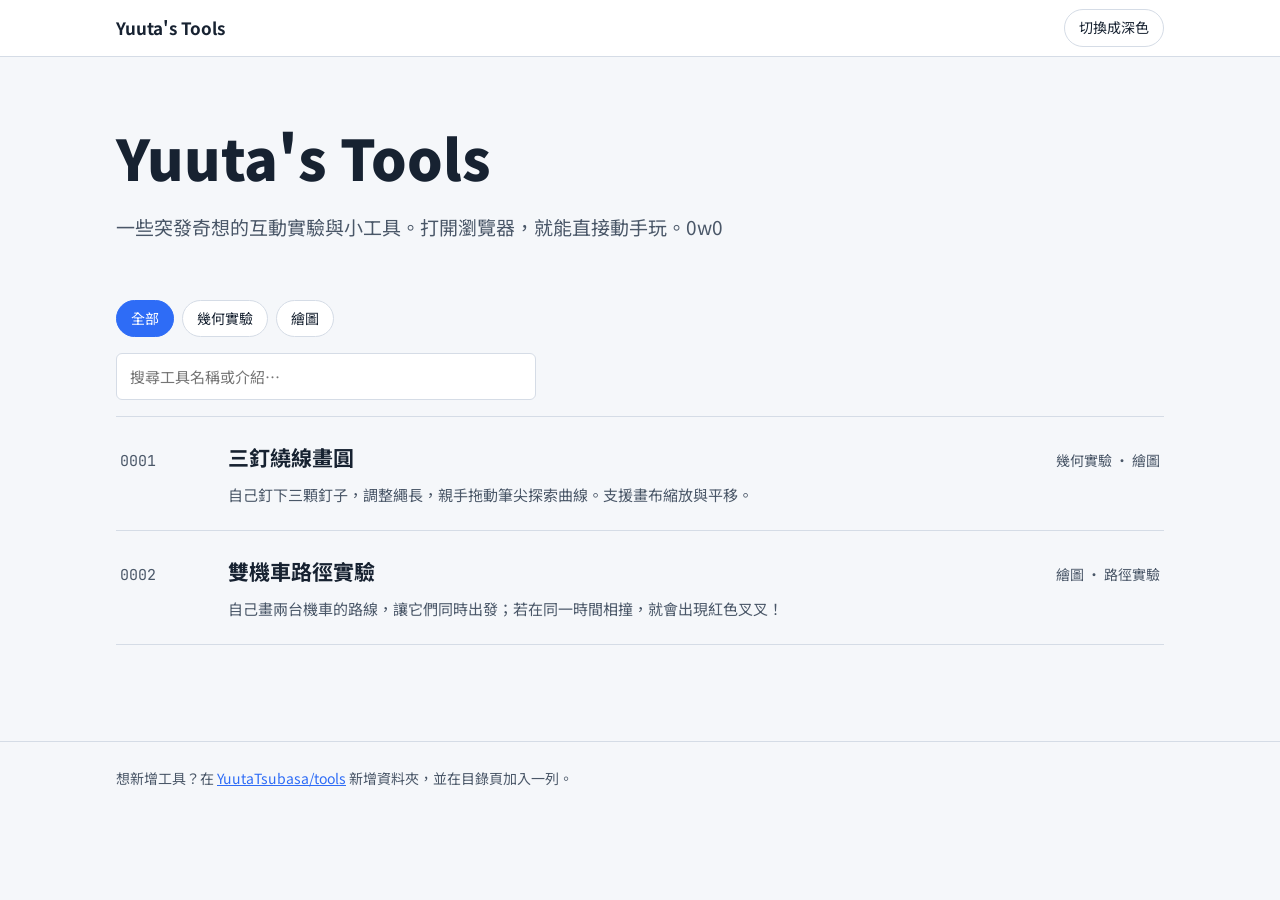
<file: index.html>
<!doctype html><html lang="zh-Hant-TW"><head><meta charset="utf-8"><meta name="viewport" content="width=device-width,initial-scale=1"><title>Yuuta's Tools — 互動工具集</title><meta name="description" content="悠太翼的互動工具與小實驗。"><link rel="preconnect" href="https://fonts.googleapis.com"><link rel="preconnect" href="https://fonts.gstatic.com" crossorigin><link href="https://fonts.googleapis.com/css2?family=Noto+Sans+TC:wght@400;500;700;900&family=JetBrains+Mono:wght@400;600&display=swap" rel="stylesheet"><link rel="stylesheet" href="assets/style.css"><script src="assets/theme.js"></script><style>.hero{padding:64px 0 24px}.hero p{font-size:19px;color:var(--ink-soft);max-width:640px;margin:0}.filters{display:flex;gap:8px;flex-wrap:wrap;margin:32px 0 16px}.search{width:100%;max-width:420px;padding:9px 13px;background:var(--panel);color:var(--ink);border:1px solid var(--line);border-radius:6px;font:inherit;font-size:15px}.tools{list-style:none;margin:16px 0 0;padding:0;border-top:1px solid var(--line)}.tools li{border-bottom:1px solid var(--line)}.tools li[hidden],#empty[hidden]{display:none}.tools a{display:grid;grid-template-columns:88px 1fr auto;gap:4px 20px;align-items:baseline;padding:22px 4px;color:var(--ink);text-decoration:none}.tools a:hover .title{color:var(--wire)}.id{font-family:"JetBrains Mono",monospace;color:var(--ink-soft);font-size:15px}.title{font-size:21px;font-weight:700}.category{font-size:14px;color:var(--ink-soft)}.desc{grid-column:2/4;color:var(--ink-soft);font-size:15px}#empty{color:var(--ink-soft)}@media(max-width:600px){.tools a{grid-template-columns:1fr}.desc{grid-column:auto}.hero{padding-top:42px}}</style></head><body><header class="site-bar"><div class="wrap"><a class="home" href="./">Yuuta's Tools</a><button class="theme-btn" type="button">切換主題</button></div></header><main class="wrap"><section class="hero"><h1>Yuuta's Tools</h1><p>一些突發奇想的互動實驗與小工具。打開瀏覽器，就能直接動手玩。0w0</p></section><div class="filters" role="group" aria-label="工具分類"><button class="btn" data-filter="all" aria-pressed="true">全部</button><button class="btn" data-filter="geometry" aria-pressed="false">幾何實驗</button><button class="btn" data-filter="drawing" aria-pressed="false">繪圖</button></div><input class="search" id="search" type="search" placeholder="搜尋工具名稱或介紹…" aria-label="搜尋工具"><ul class="tools"><li data-tags="geometry drawing"><a href="three-pins-circle/"><span class="id">0001</span><span class="title">三釘繞線畫圓</span><span class="category">幾何實驗 · 繪圖</span><span class="desc">自己釘下三顆釘子，調整繩長，親手拖動筆尖探索曲線。支援畫布縮放與平移。</span></a></li><li data-tags="drawing"><a href="two-scooters/"><span class="id">0002</span><span class="title">雙機車路徑實驗</span><span class="category">繪圖 · 路徑實驗</span><span class="desc">自己畫兩台機車的路線，讓它們同時出發；若在同一時間相撞，就會出現紅色叉叉！</span></a></li></ul><p id="empty" hidden>找不到符合的工具。</p></main><footer class="site-foot"><div class="wrap">想新增工具？在 <a href="https://github.com/YuutaTsubasa/tools">YuutaTsubasa/tools</a> 新增資料夾，並在目錄頁加入一列。</div></footer><script>(()=>{const bs=[...document.querySelectorAll("[data-filter]")],items=[...document.querySelectorAll(".tools li")],search=document.querySelector("#search"),empty=document.querySelector("#empty");let f="all";function apply(){let count=0;for(const li of items){li.hidden=!(f==="all"||li.dataset.tags.split(" ").includes(f))||!li.textContent.toLowerCase().includes(search.value.trim().toLowerCase());if(!li.hidden)count++}empty.hidden=count!==0}bs.forEach(b=>b.onclick=()=>{f=b.dataset.filter;bs.forEach(x=>x.setAttribute("aria-pressed",String(x===b)));apply()});search.oninput=apply;apply()})()</script></body></html>
</file>
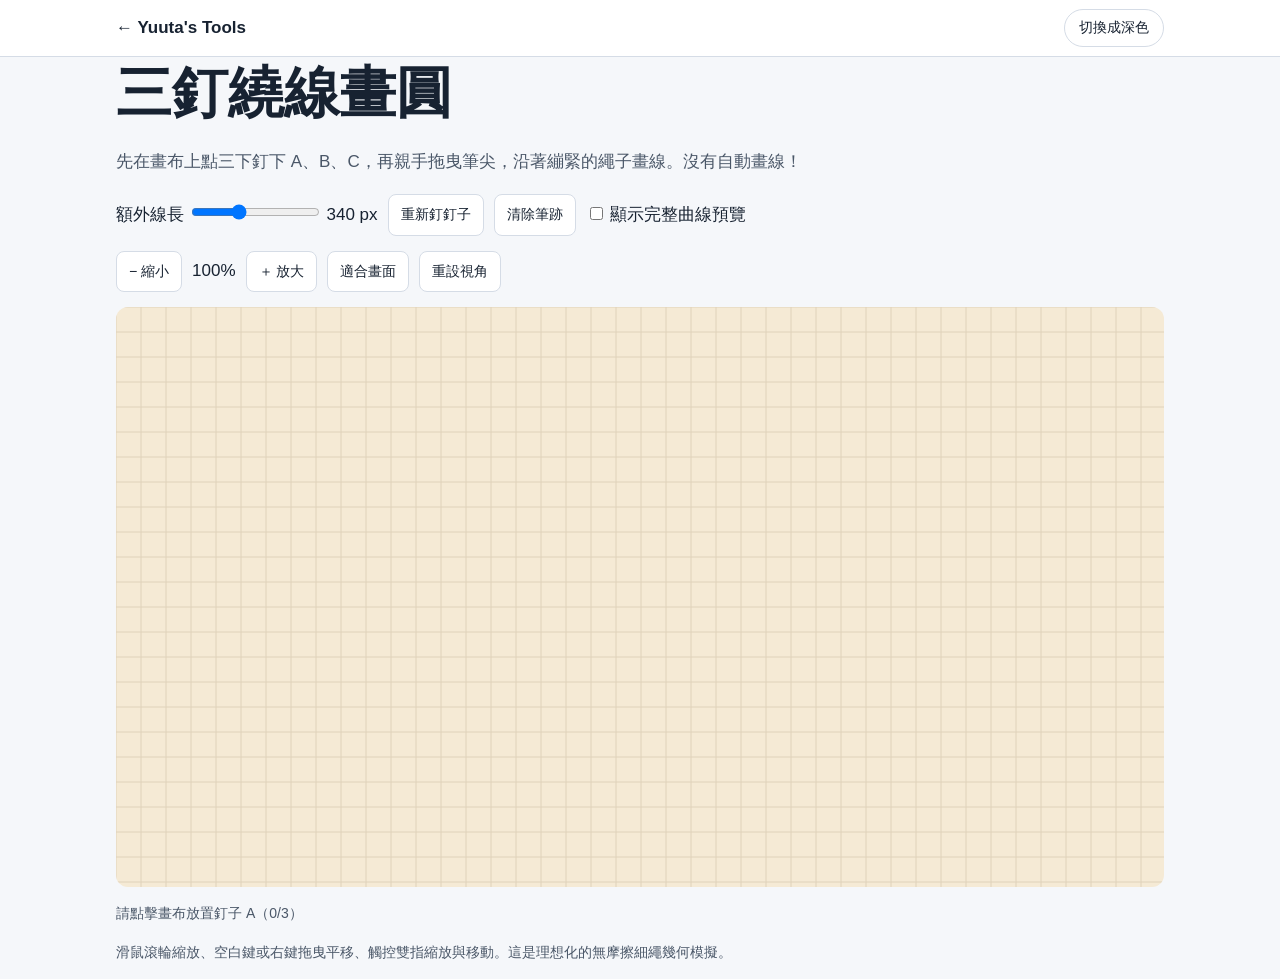
<file: three-pins-circle/index.html>
<!doctype html><html lang="zh-Hant-TW"><head><meta charset="utf-8"><meta name="viewport" content="width=device-width,initial-scale=1"><title>三釘繞線畫圓 — Yuuta's Tools</title><link rel="stylesheet" href="../assets/style.css"><script src="../assets/theme.js"></script><style>main{padding-top:32px}p{color:var(--ink-soft)}.controls{display:flex;align-items:center;flex-wrap:wrap;gap:10px;margin:15px 0}.controls button{font:inherit;font-size:14px;border:1px solid var(--line);background:var(--panel);color:var(--ink);border-radius:8px;padding:7px 12px;cursor:pointer}canvas{display:block;width:100%;height:580px;background:#f5ead5;border-radius:12px;touch-action:none;cursor:crosshair}.stats{font-size:14px;color:var(--ink-soft)}@media(max-width:600px){canvas{height:430px}}</style></head><body><header class="site-bar"><div class="wrap"><a class="home" href="../">← Yuuta's Tools</a><button class="theme-btn">切換主題</button></div></header><main class="wrap"><h1>三釘繞線畫圓</h1><p>先在畫布上點三下釘下 A、B、C，再親手拖曳筆尖，沿著繃緊的繩子畫線。沒有自動畫線！</p><div class="controls"><label>額外線長 <input id="length" type="range" min="30" max="900" value="340" step="5"> <output id="len">340</output> px</label><button id="reset">重新釘釘子</button><button id="clear">清除筆跡</button><label><input type="checkbox" id="guide"> 顯示完整曲線預覽</label></div><div class="controls"><button id="minus">− 縮小</button><span id="zoomText">100%</span><button id="plus">＋ 放大</button><button id="fit">適合畫面</button><button id="view">重設視角</button></div><canvas id="board"></canvas><p class="stats" id="status">請點擊畫布放置釘子 A（0/3）</p><p class="stats">滑鼠滾輪縮放、空白鍵或右鍵拖曳平移、觸控雙指縮放與移動。這是理想化的無摩擦細繩幾何模擬。</p></main><script>
const $=s=>document.querySelector(s),c=$("#board"),g=c.getContext("2d");let W=800,H=580,dpr=1,z=1,px=0,py=0,pins=[],strokes=[],active=null,angle=-1.5,drag=null,panStart=null;const fingers=new Map();let gesture=null;
const cross=(a,b,c)=>(b.x-a.x)*(c.y-a.y)-(b.y-a.y)*(c.x-a.x);
function hull(a){if(a.length<3)return a.slice();const p=[...a].sort((x,y)=>x.x-y.x||x.y-y.y),lo=[],hi=[];for(const v of p){while(lo.length>1&&cross(lo.at(-2),lo.at(-1),v)<=0)lo.pop();lo.push(v)}for(const v of [...p].reverse()){while(hi.length>1&&cross(hi.at(-2),hi.at(-1),v)<=0)hi.pop();hi.push(v)}return lo.slice(0,-1).concat(hi.slice(0,-1))}
const per=a=>a.length<2?0:a.reduce((s,p,i)=>s+Math.hypot(p.x-a[(i+1)%a.length].x,p.y-a[(i+1)%a.length].y),0);
const ctr=a=>({x:a.reduce((s,p)=>s+p.x,0)/a.length,y:a.reduce((s,p)=>s+p.y,0)/a.length});
function curve(t){const o=ctr(pins),dx=Math.cos(t),dy=Math.sin(t),L=per(hull(pins))+(+$("#length").value);let low=0,high=1;const pt=r=>({x:o.x+dx*r,y:o.y+dy*r});while(per(hull([...pins,pt(high)]))<L&&high<1e7)high*=2;for(let i=0;i<32;i++){const mid=(low+high)/2;if(per(hull([...pins,pt(mid)]))<L)low=mid;else high=mid}return pt((low+high)/2)}
function draw(){g.setTransform(dpr,0,0,dpr,0,0);g.clearRect(0,0,W,H);g.setTransform(dpr*z,0,0,dpr*z,dpr*px,dpr*py);const left=-px/z,top=-py/z,right=(W-px)/z,bottom=(H-py)/z;g.lineWidth=1/z;g.strokeStyle="#dfd2ba";g.beginPath();for(let x=Math.floor(left/25)*25;x<right;x+=25){g.moveTo(x,top);g.lineTo(x,bottom)}for(let y=Math.floor(top/25)*25;y<bottom;y+=25){g.moveTo(left,y);g.lineTo(right,y)}g.stroke();
if(pins.length===3){const pen=curve(angle),rope=hull([...pins,pen]);g.beginPath();rope.forEach((p,i)=>i?g.lineTo(p.x,p.y):g.moveTo(p.x,p.y));g.closePath();g.setLineDash([7/z,5/z]);g.strokeStyle="#587994";g.lineWidth=2/z;g.stroke();g.setLineDash([]);if($("#guide").checked){g.beginPath();for(let i=0;i<=240;i++){const p=curve(i*Math.PI/120);i?g.lineTo(p.x,p.y):g.moveTo(p.x,p.y)}g.closePath();g.strokeStyle="#37a5ac88";g.lineWidth=2/z;g.stroke()}g.strokeStyle="#ef7c37";g.lineWidth=3/z;g.lineCap="round";for(const s of strokes){if(s.length<2)continue;g.beginPath();s.forEach((p,i)=>i?g.lineTo(p.x,p.y):g.moveTo(p.x,p.y));g.stroke()}g.beginPath();g.arc(pen.x,pen.y,9/z,0,Math.PI*2);g.fillStyle="#ee7834";g.fill();g.strokeStyle="#fff";g.lineWidth=2/z;g.stroke()}
pins.forEach((p,i)=>{g.beginPath();g.arc(p.x,p.y,8/z,0,Math.PI*2);g.fillStyle="#223449";g.fill();g.fillStyle="#25374b";g.font=`bold ${15/z}px sans-serif`;g.fillText("ABC"[i],p.x+12/z,p.y-10/z)});$("#status").textContent=pins.length<3?`請點擊畫布放置釘子 ${"ABC"[pins.length]}（${pins.length}/3）`:`三顆釘子已固定 · 繩長 ${(per(hull(pins))+(+$("#length").value)).toFixed(1)} px · 拖曳畫筆開始畫線`;$("#zoomText").textContent=Math.round(z*100)+"%";$("#len").textContent=$("#length").value}
function resize(){const r=c.getBoundingClientRect();W=r.width;H=r.height;dpr=devicePixelRatio||1;c.width=Math.round(W*dpr);c.height=Math.round(H*dpr);draw()}addEventListener("resize",resize);
function scr(e){const r=c.getBoundingClientRect();return{x:e.clientX-r.left,y:e.clientY-r.top}}function world(p){return{x:(p.x-px)/z,y:(p.y-py)/z}}
function zoom(v,p={x:W/2,y:H/2}){const n=Math.max(.05,Math.min(12,v));px=p.x-(p.x-px)*n/z;py=p.y-(p.y-py)*n/z;z=n;draw()}
function fit(){if(pins.length!==3){z=1;px=py=0;draw();return}const a=Array.from({length:180},(_,i)=>curve(i*Math.PI/90)),xs=a.map(p=>p.x),ys=a.map(p=>p.y),x0=Math.min(...xs),x1=Math.max(...xs),y0=Math.min(...ys),y1=Math.max(...ys);z=Math.max(.05,Math.min(12,Math.min(W/(x1-x0+90),H/(y1-y0+90))));px=W/2-(x0+x1)*z/2;py=H/2-(y0+y1)*z/2;draw()}
function addStroke(t){if(!active)return;const prev=active.angle;if(prev==null){active.points.push(curve(t))}else{const delta=Math.atan2(Math.sin(t-prev),Math.cos(t-prev));for(let i=1,n=Math.max(1,Math.ceil(Math.abs(delta)/.025));i<=n;i++)active.points.push(curve(prev+delta*i/n))}angle=t;active.angle=t;draw()}
let space=false;addEventListener("keydown",e=>{if(e.code==="Space"&&!["INPUT","BUTTON"].includes(document.activeElement.tagName)){space=true;e.preventDefault()}});addEventListener("keyup",e=>{if(e.code==="Space")space=false});c.oncontextmenu=e=>e.preventDefault();
c.onpointerdown=e=>{const s=scr(e);fingers.set(e.pointerId,s);c.setPointerCapture(e.pointerId);if(fingers.size===2){drag=null;active=null;const [a,b]=[...fingers.values()];gesture={dist:Math.hypot(a.x-b.x,a.y-b.y),z,px,py,mx:(a.x+b.x)/2,my:(a.y+b.y)/2};return}if(space||e.button===2){drag="pan";panStart={s,px,py};return}const p=world(s);if(pins.length<3){pins.push(p);drag="placed";draw();return}drag="pen";active={points:[],angle:null};strokes.push(active.points);const o=ctr(pins);addStroke(Math.atan2(p.y-o.y,p.x-o.x))};
c.onpointermove=e=>{if(!fingers.has(e.pointerId))return;const s=scr(e);fingers.set(e.pointerId,s);if(fingers.size===2&&gesture){const [a,b]=[...fingers.values()],dist=Math.hypot(a.x-b.x,a.y-b.y),mx=(a.x+b.x)/2,my=(a.y+b.y)/2;z=Math.max(.05,Math.min(12,gesture.z*dist/Math.max(1,gesture.dist)));px=mx-(gesture.mx-gesture.px)*z/gesture.z;py=my-(gesture.my-gesture.py)*z/gesture.z;draw();return}if(drag==="pan"){px=panStart.px+s.x-panStart.s.x;py=panStart.py+s.y-panStart.s.y;draw()}else if(drag==="pen"){const p=world(s),o=ctr(pins);addStroke(Math.atan2(p.y-o.y,p.x-o.x))}};
function end(e){fingers.delete(e.pointerId);drag=null;active=null;gesture=null}c.onpointerup=end;c.onpointercancel=end;
c.addEventListener("wheel",e=>{e.preventDefault();zoom(z*(e.deltaY<0?1.12:1/1.12),scr(e))},{passive:false});
$("#plus").onclick=()=>zoom(z*1.25);$("#minus").onclick=()=>zoom(z/1.25);$("#fit").onclick=fit;$("#view").onclick=()=>{z=1;px=py=0;draw()};$("#reset").onclick=()=>{pins=[];strokes=[];angle=-1.5;draw()};$("#clear").onclick=()=>{strokes=[];draw()};$("#length").oninput=()=>{strokes=[];draw()};$("#guide").onchange=draw;resize();
</script></body></html>
</file>
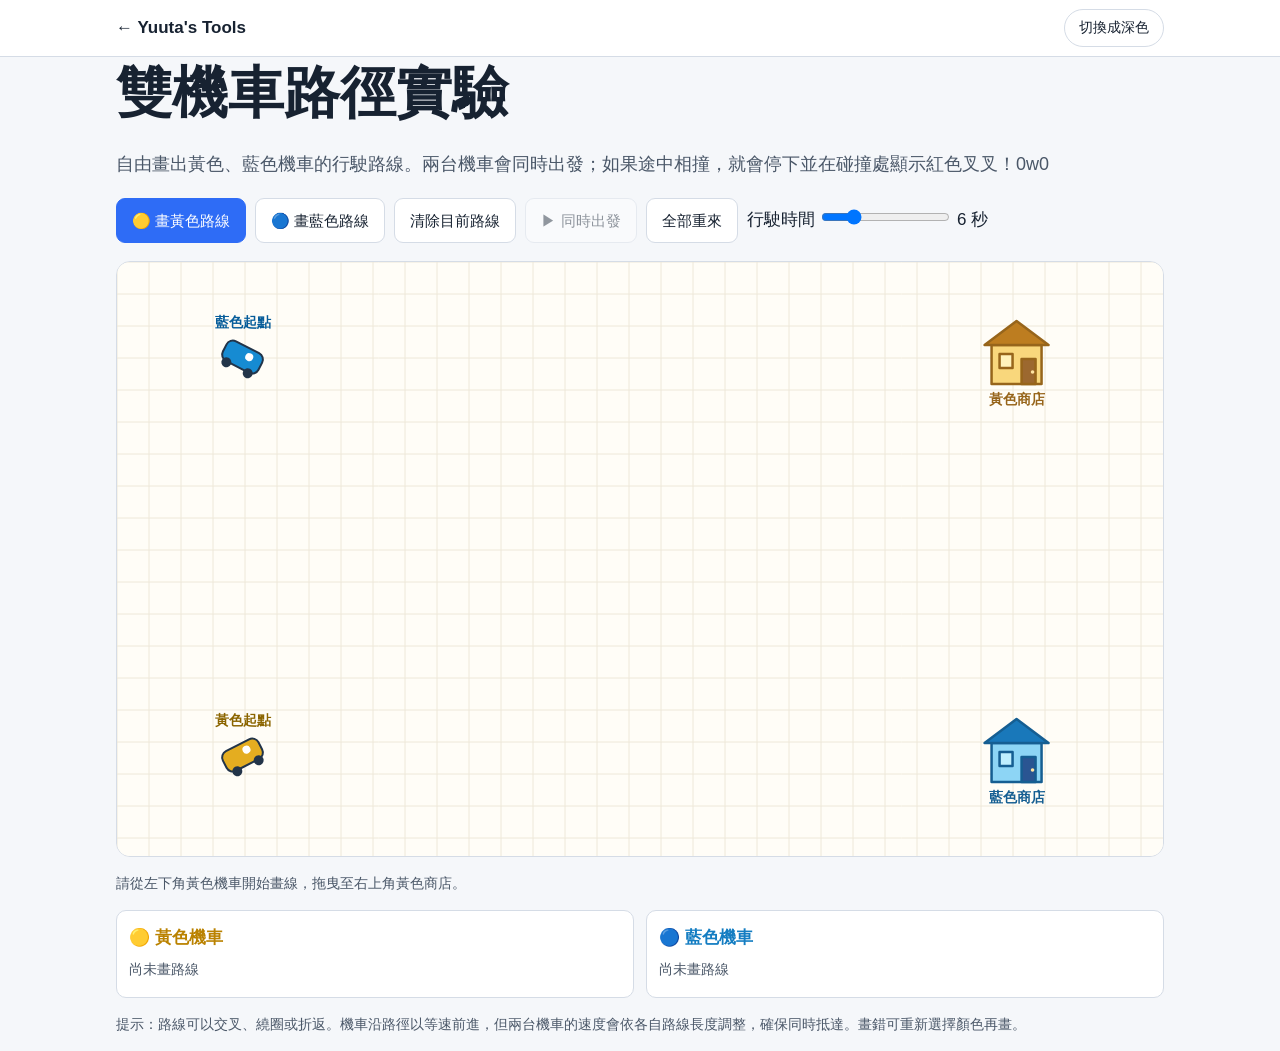
<file: two-scooters/index.html>
<!doctype html><html lang="zh-Hant-TW"><head><meta charset="utf-8"><meta name="viewport" content="width=device-width,initial-scale=1"><title>雙機車路徑實驗 — Yuuta's Tools</title><link rel="stylesheet" href="../assets/style.css"><script src="../assets/theme.js"></script><style>main{padding-top:34px}.lead{color:var(--ink-soft);font-size:18px}.controls{display:flex;flex-wrap:wrap;gap:9px;align-items:center;margin:18px 0}.controls button{font:inherit;font-size:15px;padding:8px 15px;border:1px solid var(--line);border-radius:9px;background:var(--panel);color:var(--ink);cursor:pointer}.controls button.primary{background:var(--wire);color:#fff;border-color:var(--wire)}button:disabled{opacity:.45;cursor:not-allowed}.stage{border:1px solid var(--line);border-radius:14px;overflow:hidden;background:#fffdf7}canvas{display:block;width:100%;height:min(66vh,620px);min-height:380px;touch-action:none;cursor:crosshair}.stats{display:grid;grid-template-columns:repeat(2,minmax(0,1fr));gap:12px;margin:14px 0}.stat{border:1px solid var(--line);border-radius:10px;padding:12px;background:var(--panel)}.stat strong{display:block}.stat span{font-family:var(--font-code);font-size:14px;color:var(--ink-soft)}.hint{color:var(--ink-soft);font-size:14px}.yellow{color:#ba8200}.blue{color:#147dc2}@media(max-width:600px){canvas{height:490px}.stats{grid-template-columns:1fr}}</style></head><body><header class="site-bar"><div class="wrap"><a class="home" href="../">← Yuuta's Tools</a><button class="theme-btn">切換主題</button></div></header><main class="wrap"><h1>雙機車路徑實驗</h1><p class="lead">自由畫出黃色、藍色機車的行駛路線。兩台機車會同時出發；如果途中相撞，就會停下並在碰撞處顯示紅色叉叉！0w0</p><div class="controls"><button id="yellow" class="primary">🟡 畫黃色路線</button><button id="blue">🔵 畫藍色路線</button><button id="undo">清除目前路線</button><button id="play" disabled>▶ 同時出發</button><button id="reset">全部重來</button><label>行駛時間 <input id="duration" type="range" min="2" max="20" step="1" value="6"> <output id="seconds">6</output> 秒</label></div><div class="stage"><canvas id="board" aria-label="繪製兩台機車路線的畫布"></canvas></div><p id="status" class="hint" role="status">請從左下角黃色機車開始畫線，拖曳至右上角黃色商店。</p><div class="stats"><div class="stat"><strong class="yellow">🟡 黃色機車</strong><span id="yellowStats">尚未畫路線</span></div><div class="stat"><strong class="blue">🔵 藍色機車</strong><span id="blueStats">尚未畫路線</span></div></div><p class="hint">提示：路線可以交叉、繞圈或折返。機車沿路徑以等速前進，但兩台機車的速度會依各自路線長度調整，確保同時抵達。畫錯可重新選擇顏色再畫。</p></main><script>
(()=>{"use strict";
const $=s=>document.querySelector(s),canvas=$("#board"),ctx=canvas.getContext("2d");
const config={yellow:{start:{x:.12,y:.83},end:{x:.86,y:.16},color:"#e4ad20",dark:"#8b6500",name:"黃色"},blue:{start:{x:.12,y:.16},end:{x:.86,y:.83},color:"#168bd2",dark:"#075d9a",name:"藍色"}};
let collision=null;let selected="yellow",paths={yellow:[],blue:[]},drawing=false,playing=false,progress=0,started=0,raf=0,dimensions={w:800,h:520},pointerId=null;
const pos=(p)=>({x:p.x*dimensions.w,y:p.y*dimensions.h});
const distance=(a,b)=>Math.hypot(a.x-b.x,a.y-b.y);
const lengths=pts=>pts.slice(1).reduce((n,p,i)=>n+distance(p,pts[i]),0);
function sample(points,f){if(!points.length)return null;if(points.length===1)return points[0];const total=lengths(points),target=total*f;let d=0;for(let i=1;i<points.length;i++){const step=distance(points[i-1],points[i]);if(d+step>=target){const t=step?Math.min(1,(target-d)/step):0;return{x:points[i-1].x+(points[i].x-points[i-1].x)*t,y:points[i-1].y+(points[i].y-points[i-1].y)*t}}d+=step}return points.at(-1)}
function pathToPixels(name){return paths[name].map(pos)}
function label(text,x,y,color){ctx.font="bold 14px sans-serif";ctx.textAlign="center";ctx.fillStyle=color;ctx.fillText(text,x,y)}
function endpoint(p,emoji,name){const q=pos(p),blue=name.includes("藍"),wall=blue?"#8dd5f5":"#f9d77c",roof=blue?"#1978ba":"#bd7d20",edge=blue?"#155e92":"#97651b";ctx.save();ctx.translate(q.x,q.y);ctx.lineJoin="round";ctx.lineWidth=2.5;ctx.strokeStyle=edge;ctx.fillStyle=wall;ctx.beginPath();ctx.rect(-25,-12,50,39);ctx.fill();ctx.stroke();ctx.fillStyle=roof;ctx.beginPath();ctx.moveTo(-32,-12);ctx.lineTo(0,-36);ctx.lineTo(32,-12);ctx.closePath();ctx.fill();ctx.stroke();ctx.fillStyle=blue?"#bfefff":"#fff2bc";ctx.fillRect(-17,-3,13,14);ctx.strokeRect(-17,-3,13,14);ctx.fillStyle=blue?"#2a5592":"#9c682f";ctx.fillRect(5,2,14,25);ctx.strokeRect(5,2,14,25);ctx.fillStyle="#ffe5a2";ctx.beginPath();ctx.arc(16,15,1.8,0,Math.PI*2);ctx.fill();ctx.restore();label(name,q.x,q.y+47,edge)}
function bike(p,color,angle){if(!p)return;ctx.save();ctx.translate(p.x,p.y);ctx.rotate(angle);ctx.fillStyle=color;ctx.strokeStyle="#223449";ctx.lineWidth=2;ctx.beginPath();ctx.roundRect(-20,-11,40,22,7);ctx.fill();ctx.stroke();ctx.fillStyle="#223449";for(const x of [-12,12]){ctx.beginPath();ctx.arc(x,12,5,0,Math.PI*2);ctx.fill()}ctx.fillStyle="#fff";ctx.beginPath();ctx.arc(6,-3,4,0,Math.PI*2);ctx.fill();ctx.restore()}
function collisionAt(a,b){const A=sample(pathToPixels("yellow"),a),B=sample(pathToPixels("blue"),a),C=sample(pathToPixels("yellow"),b),D=sample(pathToPixels("blue"),b);if(!A||!B||!C||!D)return null;const rx=A.x-B.x,ry=A.y-B.y,vx=(C.x-D.x)-rx,vy=(C.y-D.y)-ry;const t=Math.max(0,Math.min(1,-(rx*vx+ry*vy)/(vx*vx+vy*vy||1)));const sep=Math.hypot(rx+vx*t,ry+vy*t);if(sep>25)return null;const f=a+(b-a)*t,p=sample(pathToPixels("yellow"),f),q=sample(pathToPixels("blue"),f);return {f,x:(p.x+q.x)/2,y:(p.y+q.y)/2}}
function draw(){const {w,h}=dimensions;ctx.clearRect(0,0,w,h);ctx.fillStyle="#fffdf7";ctx.fillRect(0,0,w,h);ctx.strokeStyle="#eee8d9";ctx.lineWidth=1;for(let x=0;x<w;x+=32){ctx.beginPath();ctx.moveTo(x,0);ctx.lineTo(x,h);ctx.stroke()}for(let y=0;y<h;y+=32){ctx.beginPath();ctx.moveTo(0,y);ctx.lineTo(w,y);ctx.stroke()}
for(const name of ["yellow","blue"]){const c=config[name],points=pathToPixels(name);if(points.length>1){ctx.strokeStyle=c.color;ctx.lineWidth=7;ctx.lineCap="round";ctx.lineJoin="round";ctx.beginPath();points.forEach((p,i)=>i?ctx.lineTo(p.x,p.y):ctx.moveTo(p.x,p.y));ctx.stroke()}}
endpoint(config.yellow.end,"🏠","黃色商店");endpoint(config.blue.end,"🏠","藍色商店");
for(const name of ["yellow","blue"]){const c=config[name],points=pathToPixels(name),p=playing||progress>0?sample(points,progress):pos(c.start);const next=playing||progress>0?sample(points,Math.min(1,progress+.003)):points[1]||pos(c.end);bike(p,c.color,next?Math.atan2(next.y-p.y,next.x-p.x):0)}
if(collision){const {x,y}=collision;ctx.save();ctx.translate(x,y);ctx.strokeStyle="#e32636";ctx.lineWidth=12;ctx.lineCap="round";ctx.shadowColor="#ff384b";ctx.shadowBlur=15;ctx.beginPath();ctx.moveTo(-26,-26);ctx.lineTo(26,26);ctx.moveTo(26,-26);ctx.lineTo(-26,26);ctx.stroke();ctx.restore();label("碰撞！",x,y-43,"#d51f2d")}
for(const name of ["yellow","blue"]){const c=config[name],p=pos(c.start);label(c.name+"起點",p.x,p.y-30,c.dark)}
}
function update(){for(const name of ["yellow","blue"]){const p=pathToPixels(name),l=lengths(p),sec=+$("#duration").value;$("#"+name+"Stats").textContent=p.length>1?`路線長度 ${Math.round(l)} px · 速度 ${(l/sec).toFixed(1)} px/s`:"尚未畫路線"}$("#play").disabled=playing||!["yellow","blue"].every(n=>paths[n].length>1);$("#seconds").textContent=$("#duration").value;$("#yellow").classList.toggle("primary",selected==="yellow");$("#blue").classList.toggle("primary",selected==="blue")}
function select(name){if(playing)return;selected=name;update();$("#status").textContent=`請從${config[name].name}機車拖曳到對應商店。可以自由繞路。`}
function resetPlayback(){cancelAnimationFrame(raf);playing=false;progress=0;collision=null}
function finishPath(){if(!drawing)return;drawing=false;pointerId=null;const name=selected,points=paths[name],end=config[name].end;if(points.length<2){paths[name]=[];$("#status").textContent="路線太短，請再試一次。";update();draw();return}const last=points.at(-1);if(distance(pos(last),pos(end))>Math.max(42,dimensions.w*.06)){paths[name]=[];$("#status").textContent="還沒到商店！請把路線畫到對應的商店附近再放開。";update();draw();return}points.push({...end});if(name==="yellow"&&!paths.blue.length)select("blue");else if(name==="blue"&&!paths.yellow.length)select("yellow");$("#status").textContent=["yellow","blue"].every(n=>paths[n].length>1)?"兩條路線都完成！按「同時出發」觀看。":"路線完成！接著畫另一台機車的路線。";update();draw()}
function point(e){const r=canvas.getBoundingClientRect();return{x:(e.clientX-r.left)/r.width,y:(e.clientY-r.top)/r.height}}
canvas.addEventListener("pointerdown",e=>{if(playing)return;const p=point(e),start=config[selected].start;if(distance(pos(p),pos(start))>Math.max(55,dimensions.w*.08)){ $("#status").textContent="請從目前選擇的機車起點開始畫線。";return}resetPlayback();paths[selected]=[{...start}];drawing=true;pointerId=e.pointerId;canvas.setPointerCapture(e.pointerId);update();draw()});
canvas.addEventListener("pointermove",e=>{if(!drawing||e.pointerId!==pointerId)return;const p=point(e);p.x=Math.max(0,Math.min(1,p.x));p.y=Math.max(0,Math.min(1,p.y));const pts=paths[selected];if(distance(pos(pts.at(-1)),pos(p))>2){pts.push(p);draw()}});
canvas.addEventListener("pointerup",e=>{if(e.pointerId===pointerId)finishPath()});canvas.addEventListener("pointercancel",e=>{if(e.pointerId===pointerId)finishPath()});
$("#yellow").onclick=()=>select("yellow");$("#blue").onclick=()=>select("blue");$("#undo").onclick=()=>{resetPlayback();paths[selected]=[];update();draw();$("#status").textContent="已清除目前路線，請重新畫。"};$("#reset").onclick=()=>{resetPlayback();paths={yellow:[],blue:[]};selected="yellow";update();draw();$("#status").textContent="已重設，從黃色機車開始畫線。"};$("#duration").oninput=()=>{if(playing)resetPlayback();update();draw()};
$("#play").onclick=()=>{if(playing||!["yellow","blue"].every(n=>paths[n].length>1))return;resetPlayback();playing=true;started=performance.now();const duration=+$("#duration").value*1000;$("#status").textContent="兩台機車同時出發！";update();function frame(now){const next=Math.min(1,(now-started)/duration);const hit=collisionAt(progress,next);progress=hit?hit.f:next;if(hit){collision=hit;playing=false;draw();$("#status").textContent="💥 兩台機車撞到了！紅色叉叉標示碰撞位置。可以重播或修改路線。";update();return}draw();if(progress<1)raf=requestAnimationFrame(frame);else{playing=false;$("#status").textContent="兩台機車同時抵達！可以重播，或重畫路線。";update()}}raf=requestAnimationFrame(frame)};
function resize(){const r=canvas.getBoundingClientRect();dimensions={w:r.width,h:r.height};const dpr=window.devicePixelRatio||1;canvas.width=Math.round(r.width*dpr);canvas.height=Math.round(r.height*dpr);ctx.setTransform(dpr,0,0,dpr,0,0);draw()}window.addEventListener("resize",resize);update();resize();
})();
</script></body></html>
</file>
<file: assets/style.css>
:root{--paper:#f5f7fa;--panel:#fff;--ink:#172231;--ink-soft:#4a5768;--line:#d5dce6;--wire:#2e6cf6;--wire-soft:#dfe8fe;--radius-sm:6px;--font-body:"Noto Sans TC","PingFang TC",sans-serif;--font-code:"JetBrains Mono",monospace;color-scheme:light}
@media(prefers-color-scheme:dark){:root:not([data-theme=light]){--paper:#10161f;--panel:#18202b;--ink:#e6ecf3;--ink-soft:#a3afbf;--line:#2b3646;--wire:#6b97ff;--wire-soft:#1d2b4a;color-scheme:dark}}
:root[data-theme=dark]{--paper:#10161f;--panel:#18202b;--ink:#e6ecf3;--ink-soft:#a3afbf;--line:#2b3646;--wire:#6b97ff;--wire-soft:#1d2b4a;color-scheme:dark}
*{box-sizing:border-box}body{margin:0;background:var(--paper);color:var(--ink);font-family:var(--font-body);font-size:17px;line-height:1.8}a{color:var(--wire)}.wrap{max-width:1080px;margin:auto;padding:0 16px}.site-bar{background:var(--panel);border-bottom:1px solid var(--line)}.site-bar .wrap{display:flex;align-items:center;justify-content:space-between;min-height:56px}.home{color:var(--ink);text-decoration:none;font-weight:700}.theme-btn,.btn{font:inherit;font-size:14px;background:var(--panel);color:var(--ink);border:1px solid var(--line);border-radius:999px;padding:5px 14px;cursor:pointer}.btn[aria-pressed=true]{background:var(--wire);color:white;border-color:var(--wire)}button:focus-visible,a:focus-visible,input:focus-visible{outline:3px solid var(--wire);outline-offset:2px}h1{font-size:clamp(32px,6vw,56px);font-weight:900;line-height:1.3;margin:0 0 16px}.site-foot{border-top:1px solid var(--line);margin-top:96px;padding:24px 0 40px;color:var(--ink-soft);font-size:14px}
</file>
